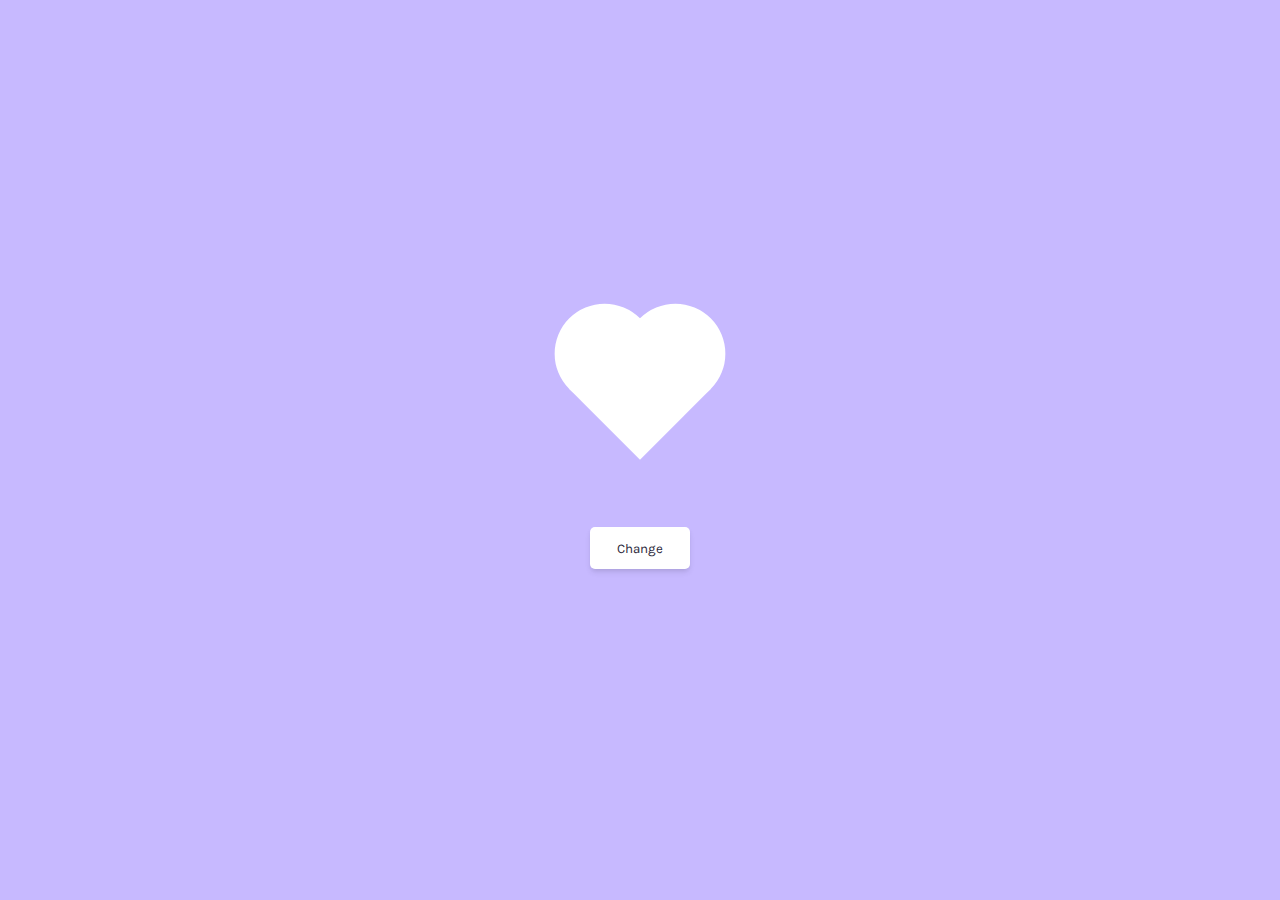
<file: API-color/index.html>
<!DOCTYPE html>
<html lang="en">
<head>
    <meta charset="UTF-8">
    <meta http-equiv="X-UA-Compatible" content="IE=edge">
    <meta name="viewport" content="width=device-width, initial-scale=1.0">
    <title>Valentine's Challenge Week 💘</title>
        <link rel="preconnect" href="https://fonts.googleapis.com">
        <link rel="preconnect" href="https://fonts.gstatic.com" crossorigin>
        <link href="https://fonts.googleapis.com/css2?family=Karla:wght@500;700&display=swap" rel="stylesheet">
        <link rel="stylesheet" href="style.css">
</head>
<body class="flex">
    <div id="heart" class="heart"></div>
    <button id="btn">Change</button>
    <script src="app.js"></script>
</body>
</html>
</file>
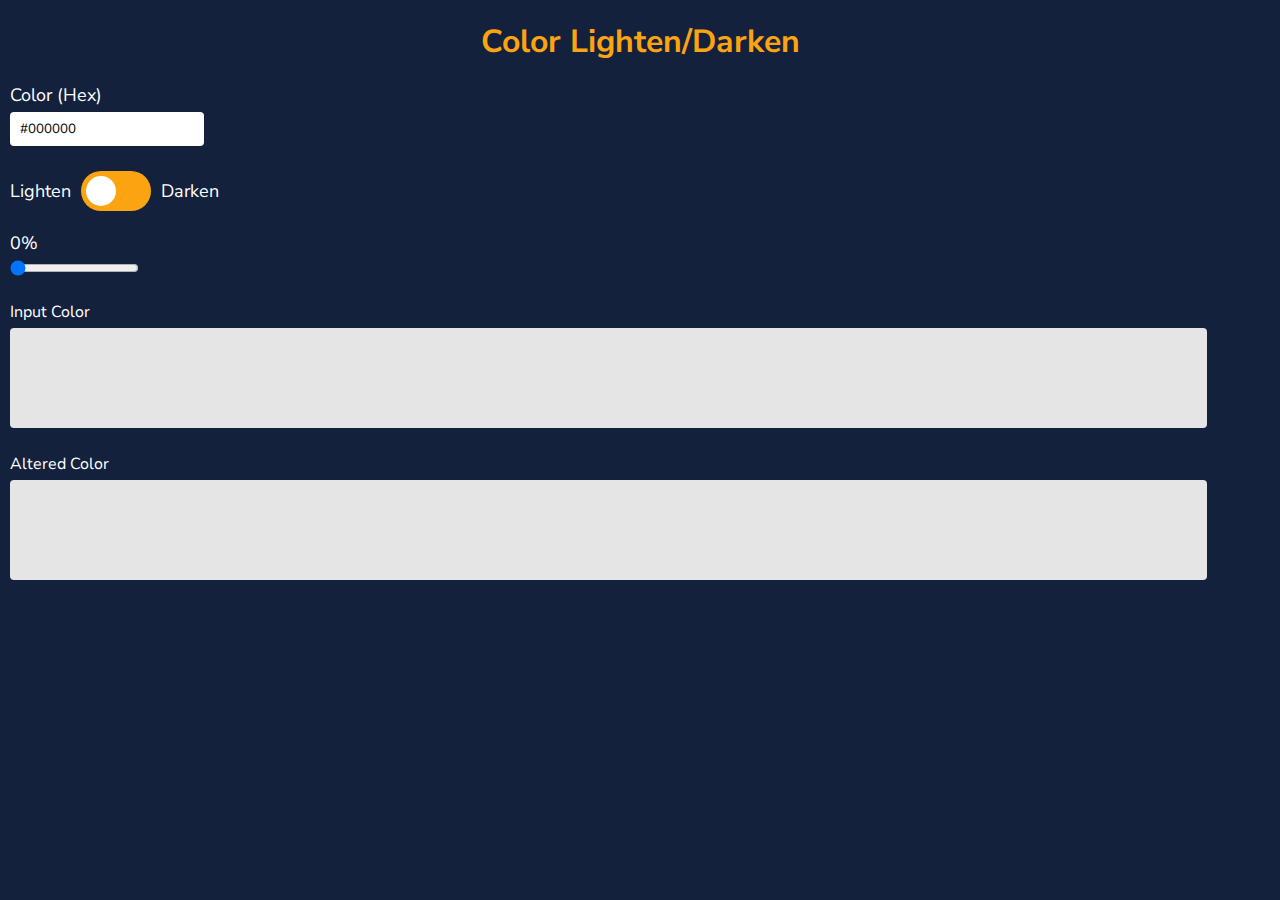
<file: color-tool-js/index.html>
<!DOCTYPE html>
<html lang="en">
<head>
    <meta charset="UTF-8">
    <meta http-equiv="X-UA-Compatible" content="IE=edge">
    <meta name="viewport" content="width=device-width, initial-scale=1.0">
    <link rel="stylesheet" href="style.css">
    <title>Color Tool</title>
</head>
<body>
    <div class="container">
        <h1 class="title">Color Lighten/Darken</h1>
        <label for="hex">Color (Hex)</label>
        <input type="text" name="hex" id="hexInput" placeholder="#000000" value="#000000">
        
        <div class="toggle">
            <p id="lightenText" class="toggle-text">Lighten</p>
            <div id="toggleBtn" class="toggle-btn">
                <div class="inner-circle"></div>
            </div>
            <p id="darkenText" class="toggle-text">Darken</p>
        </div>

        <label for="slider" id="sliderText">0%</label>
        <input type="range" min="0" max="100" value="0" class="slider" name="slider" id="slider" />
        <p>Input Color</p>
        <div id="inputColor" class="box"></div>
        <p id="alteredColorText">Altered Color</p>
        <div id="alteredColor" class="box"></div>
    </div>  

    <script src="app.js"></script>
</body>
</html>
</file>
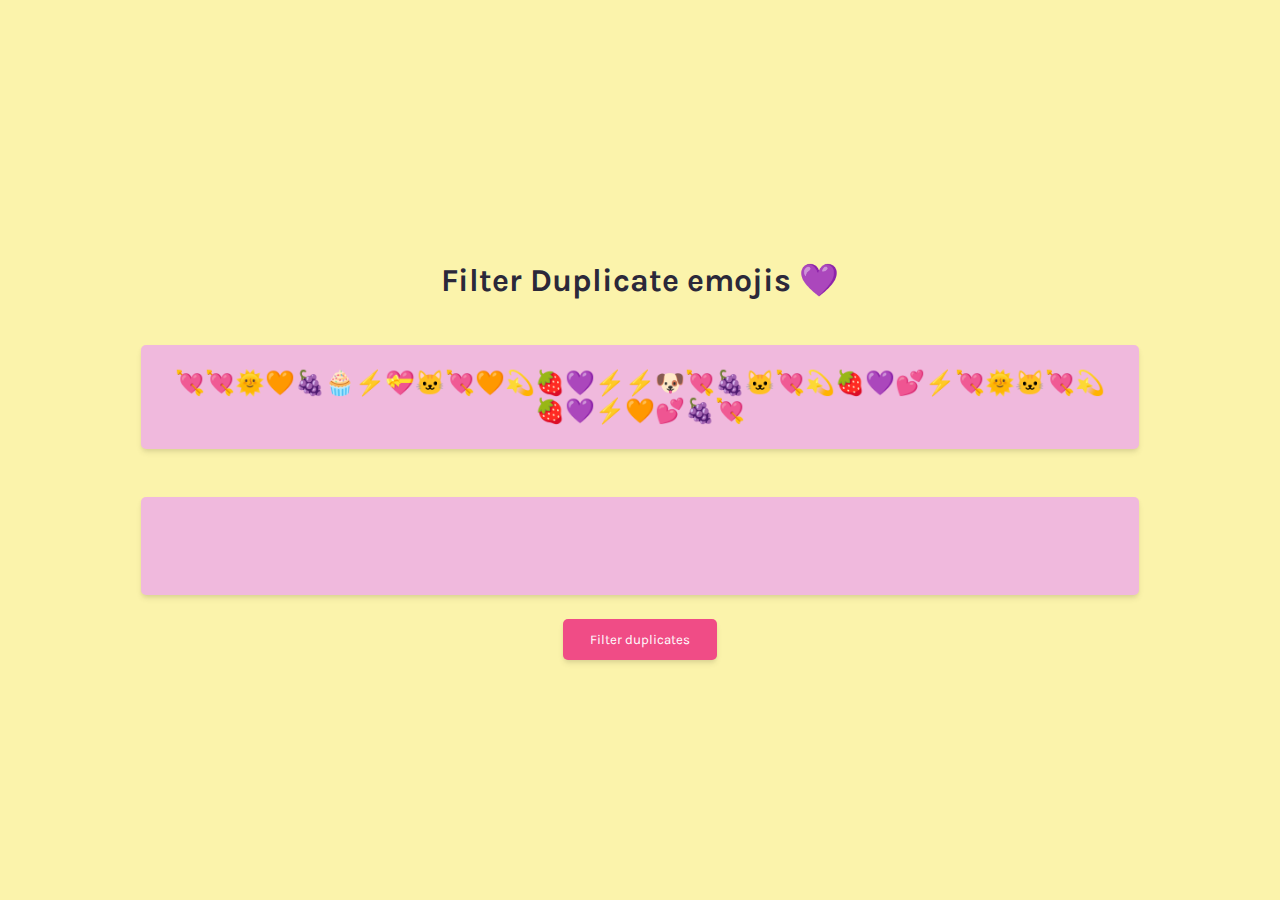
<file: filter-emojis/index.html>
<!DOCTYPE html>
<html lang="en">
<head>
    <meta charset="UTF-8">
    <meta http-equiv="X-UA-Compatible" content="IE=edge">
    <meta name="viewport" content="width=device-width, initial-scale=1.0">
    <title>Valentine's Challenge Week 💘</title>
    <link rel="preconnect" href="https://fonts.googleapis.com">
    <link rel="preconnect" href="https://fonts.gstatic.com" crossorigin>
    <link href="https://fonts.googleapis.com/css2?family=Karla:wght@500;700&display=swap" rel="stylesheet">
    <link rel="stylesheet" href="style.css">
</head>
<body class="flex">
    <div class="flex">
        <h1>Filter Duplicate emojis 💜</h1>
        <p class="all-emojis-p" id="all-emojis-p"></p>
        <p class="flex unique-emojis-p" id="unique-emojis-p"></p>
        <button id="btn" type="button">Filter duplicates</button>
    </div>
    <script src="app.js"></script>
</body>
</html>
</file>
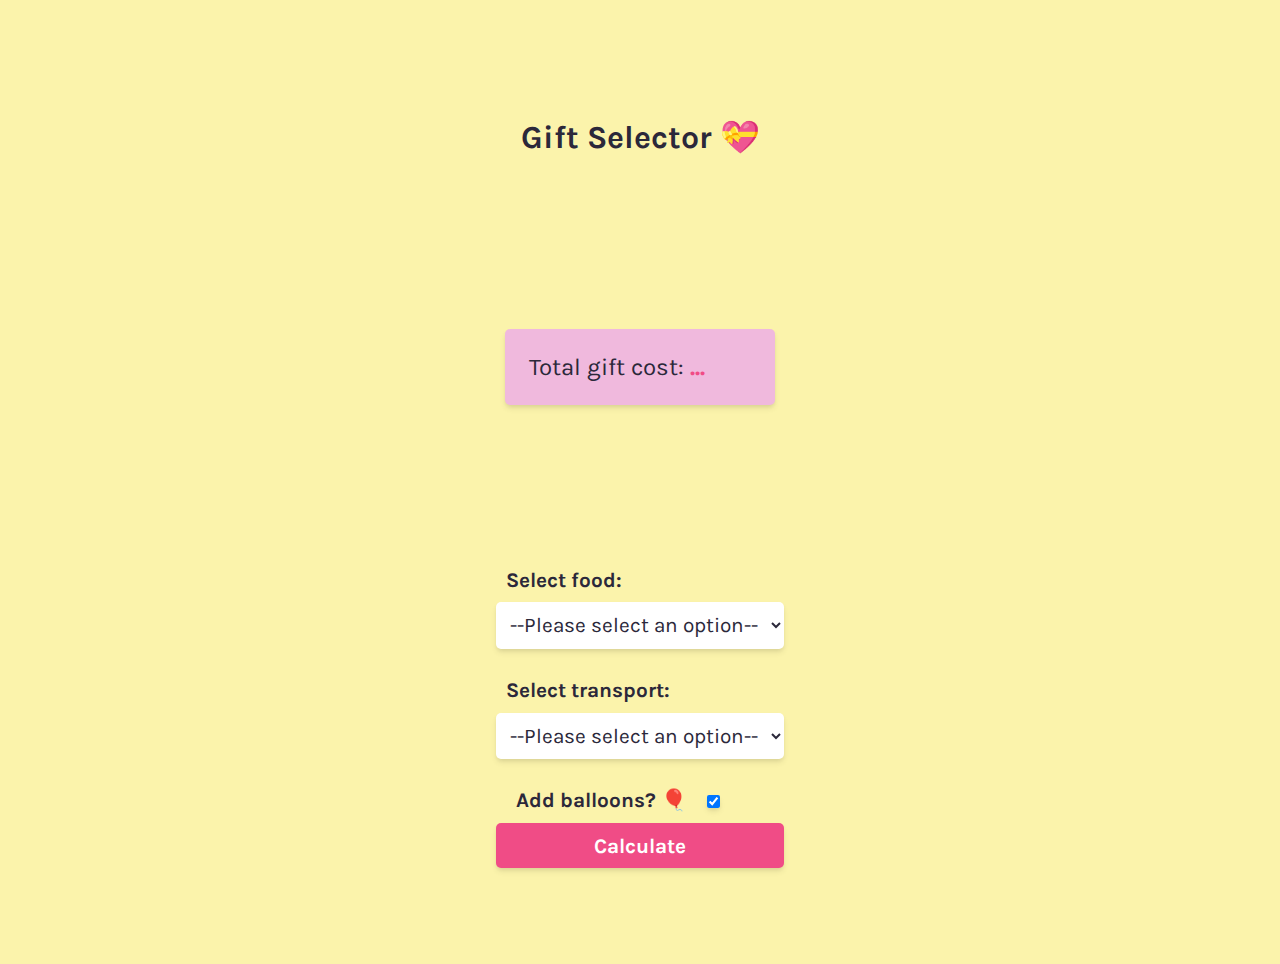
<file: gift-selector-challenge/index.html>
<!DOCTYPE html>
<html lang="en">
<head>
    <meta charset="UTF-8">
    <meta http-equiv="X-UA-Compatible" content="IE=edge">
    <meta name="viewport" content="width=device-width, initial-scale=1.0">
    <title>Valentine's Challenge Week 💘</title>
    <link rel="preconnect" href="https://fonts.googleapis.com">
    <link rel="preconnect" href="https://fonts.gstatic.com" crossorigin>
    <link href="https://fonts.googleapis.com/css2?family=Karla:wght@500;700&display=swap" rel="stylesheet">
    <link rel="stylesheet" href="style.css">
</head>
<body>
    <h1>Gift Selector 💝</h1>
    <p class="result" id="result">Total gift cost: <span id="cost-el">...</span></p>
    <form>
        <label for="food-select">Select food:</label>
        <select id="food-select">
            <option value="">--Please select an option--</option>
            <option value=5>🍓 strawberries - $5</option>
            <option value=10>🍫 chocolate - $10</option>
            <option value=20>🧁 cupcakes - $20</option>
        </select>
        <br>
        <label for="transport-select">Select transport:</label>
        <select id="transport-select">
            <option value="">--Please select an option--</option>
            <option value=5>🛼 rollerskates - $5</option>
            <option value=50>🚘 limo - $50</option>
            <option value=500>🚁 helicopter - $500</option>
        </select>
        <br>
        <div>
            <label for="balloon-checkbox">Add balloons? 🎈</label>            
            <input type="checkbox" id="balloon-checkbox" name="balloon-checkbox" checked>
        </div>
        
        <button id="btn" type="button">Calculate</button>
    </form>
    <script src="app.js"></script>
</body>
</html>
</file>
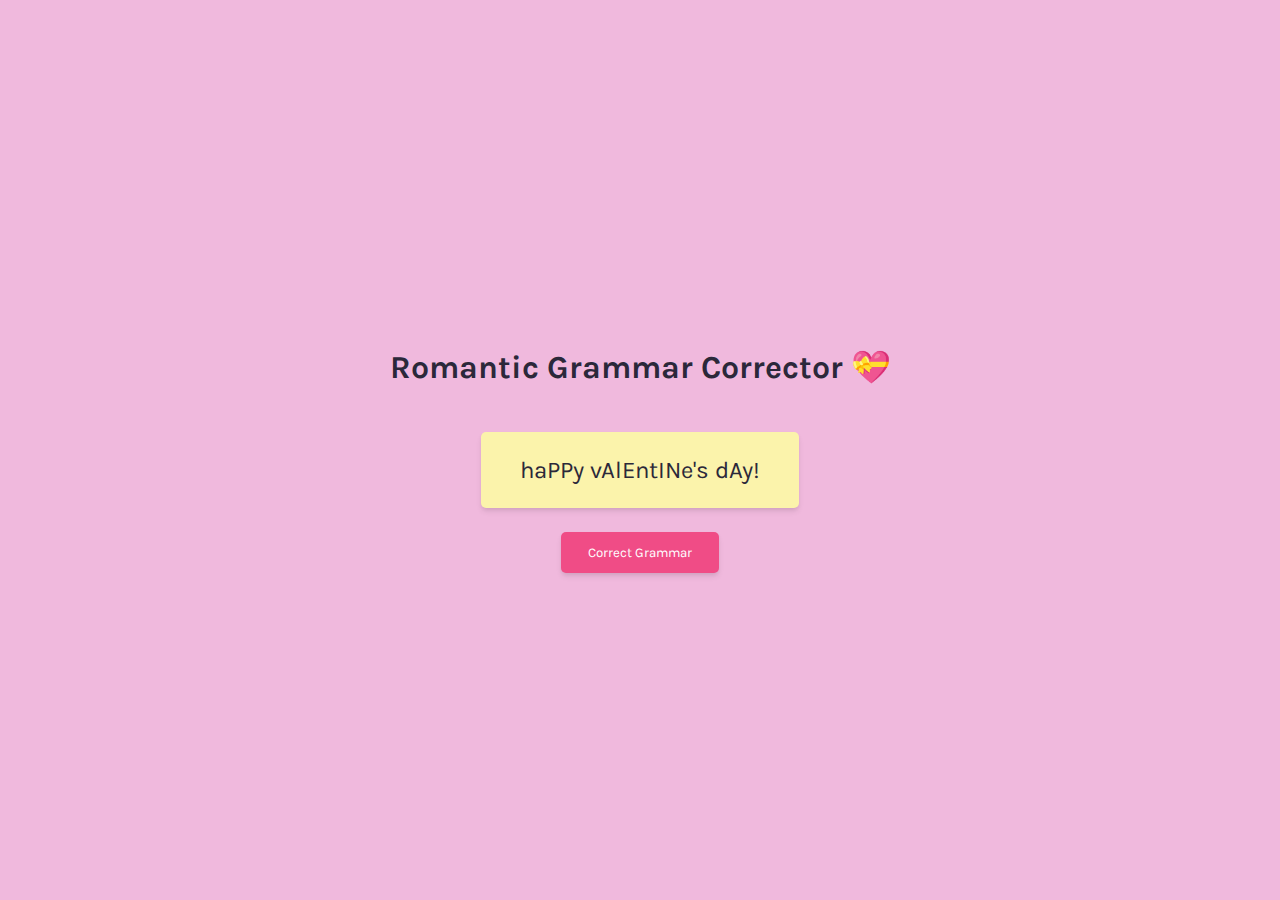
<file: grammar-corrector-challenge/index.html>
<!DOCTYPE html>
<html lang="en">
<head>
    <meta charset="UTF-8">
    <meta http-equiv="X-UA-Compatible" content="IE=edge">
    <meta name="viewport" content="width=device-width, initial-scale=1.0">
    <title>Valentine's Challenge Week 💘</title>
    <link rel="preconnect" href="https://fonts.googleapis.com">
    <link rel="preconnect" href="https://fonts.gstatic.com" crossorigin>
    <link href="https://fonts.googleapis.com/css2?family=Karla:wght@500;700&display=swap" rel="stylesheet">
    <link rel="stylesheet" href="style.css">
</head>
<body>
    <div class="container">
        <h1>Romantic Grammar Corrector 💝</h1>
        <p class="paragraph" id="paragraph">haPPy vAlEntINe's dAy!</p>
        <button id="btn" type="button">Correct Grammar</button>
    </div>
    <script src="app.js"></script>
</body>
</html>
</file>
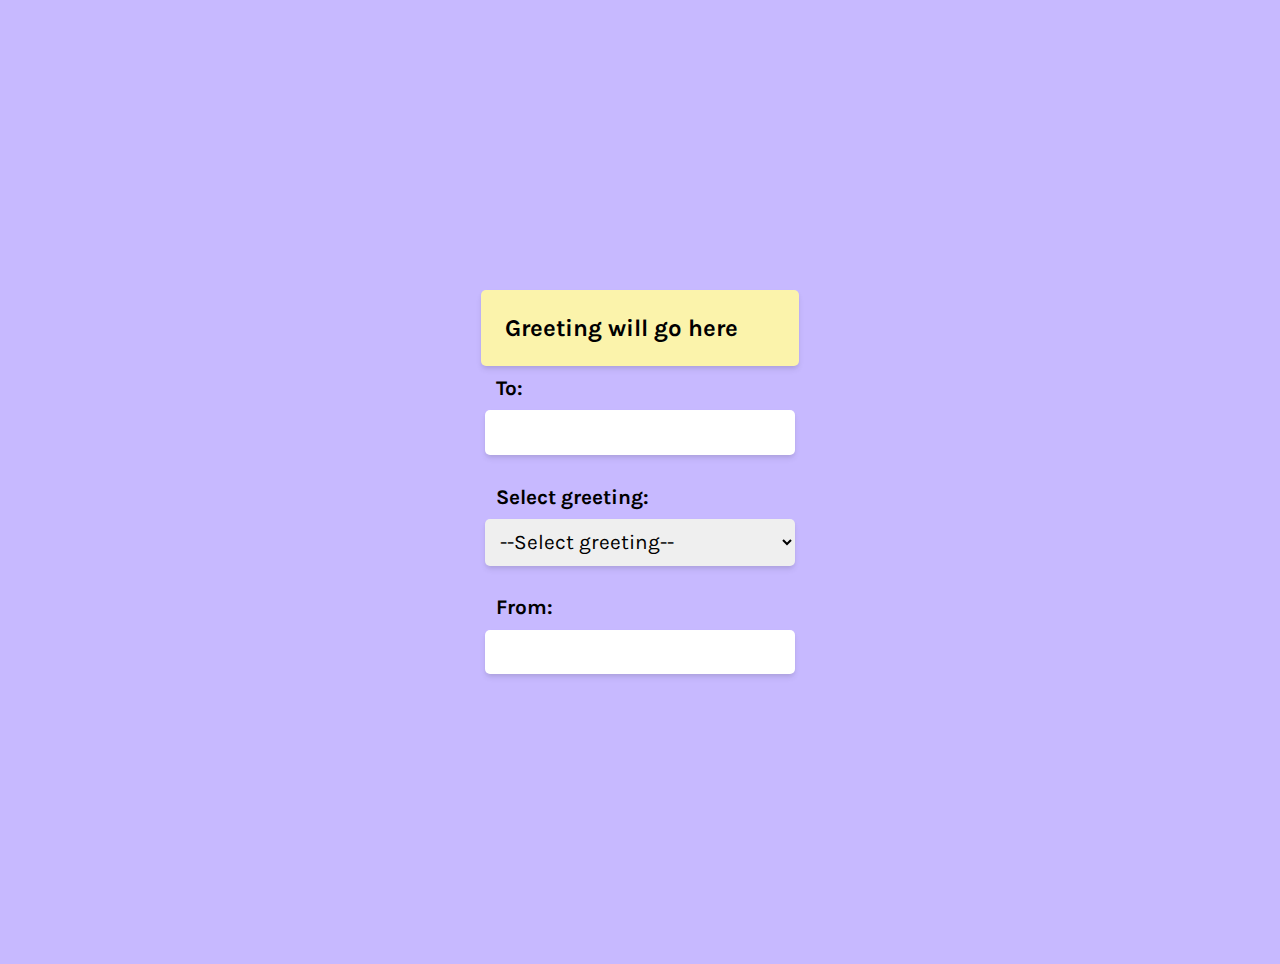
<file: greeting-challenge/index.html>
<!DOCTYPE html>
<html lang="en">
<head>
    <meta charset="UTF-8">
    <meta http-equiv="X-UA-Compatible" content="IE=edge">
    <meta name="viewport" content="width=device-width, initial-scale=1.0">
    <title>Valentine's Challenge Week 💘</title>
    <link rel="preconnect" href="https://fonts.googleapis.com">
    <link rel="preconnect" href="https://fonts.gstatic.com" crossorigin>
    <link href="https://fonts.googleapis.com/css2?family=Karla:wght@500;700&display=swap" rel="stylesheet">
    <link rel="stylesheet" href="style.css">
</head>
<body>
    <div class="card" id="card">
        <p id="greeting-display">Greeting will go here</p>
    </div>
    
    <form id="form">
        <label for="recipient-input">To:</label>
        <input type="text" id="recipient-input" name="recipient-input">
        <br>
        <label for="greeting-select">Select greeting:</label>
        <select id="greeting-select">
            <option value="">--Select greeting--</option>
            <option value="I choo choo choose you! 🚂">"I choo choo choose you! 🚂"</option>
            <option value="You are my sunshine! 🌞">"You are my sunshine! 🌞"</option>
            <option value="Happy Valentine's! 💘">"Happy Valentine's! 💘",</option>
        </select>
        <br>
        <label for="sender-input">From:</label>
        <input type="text" id="sender-input" name="sender-input">
    </form>
    <script src="app.js"></script>
</body>
</html>
</file>
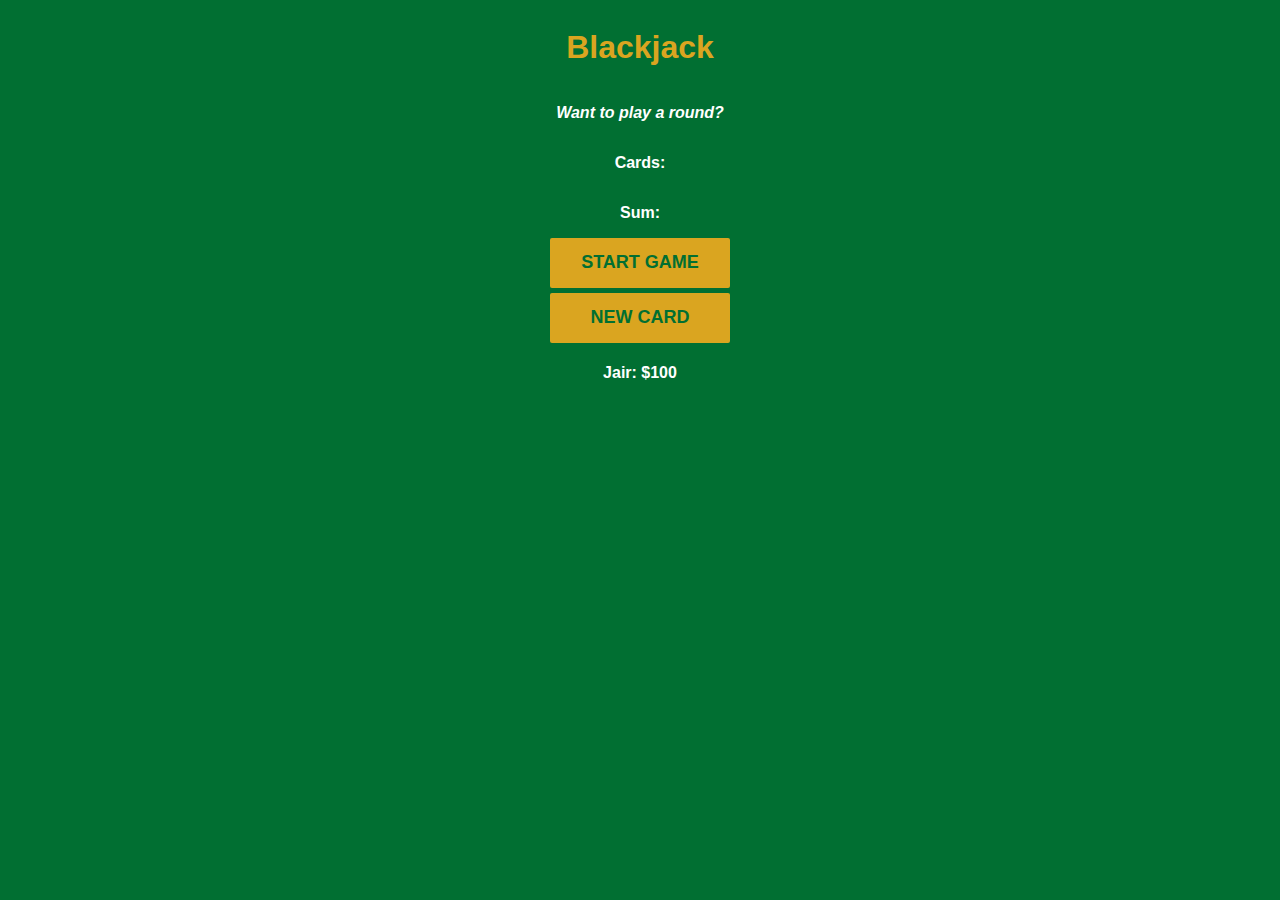
<file: basic-js/blackjack-game/index.html>
<!DOCTYPE html>
<html lang="en">
<head>
    <meta charset="UTF-8">
    <meta http-equiv="X-UA-Compatible" content="IE=edge">
    <meta name="viewport" content="width=device-width, initial-scale=1.0">
    <link rel="stylesheet" href="style.css">
    <title>Blackjack Game</title>
</head>
<body>
    <h1>Blackjack</h1>
    <p id="message-el">Want to play a round?</p>
    <p id="cards-el">Cards:</p>
    <p id="sum-el">Sum: </p>
    <button onclick="startGame()">START GAME</button>
    <button onclick="newCard()">NEW CARD</button>
    <p id="player-el"></p>
    <script src="app.js"></script>
</body>
</html>
</file>
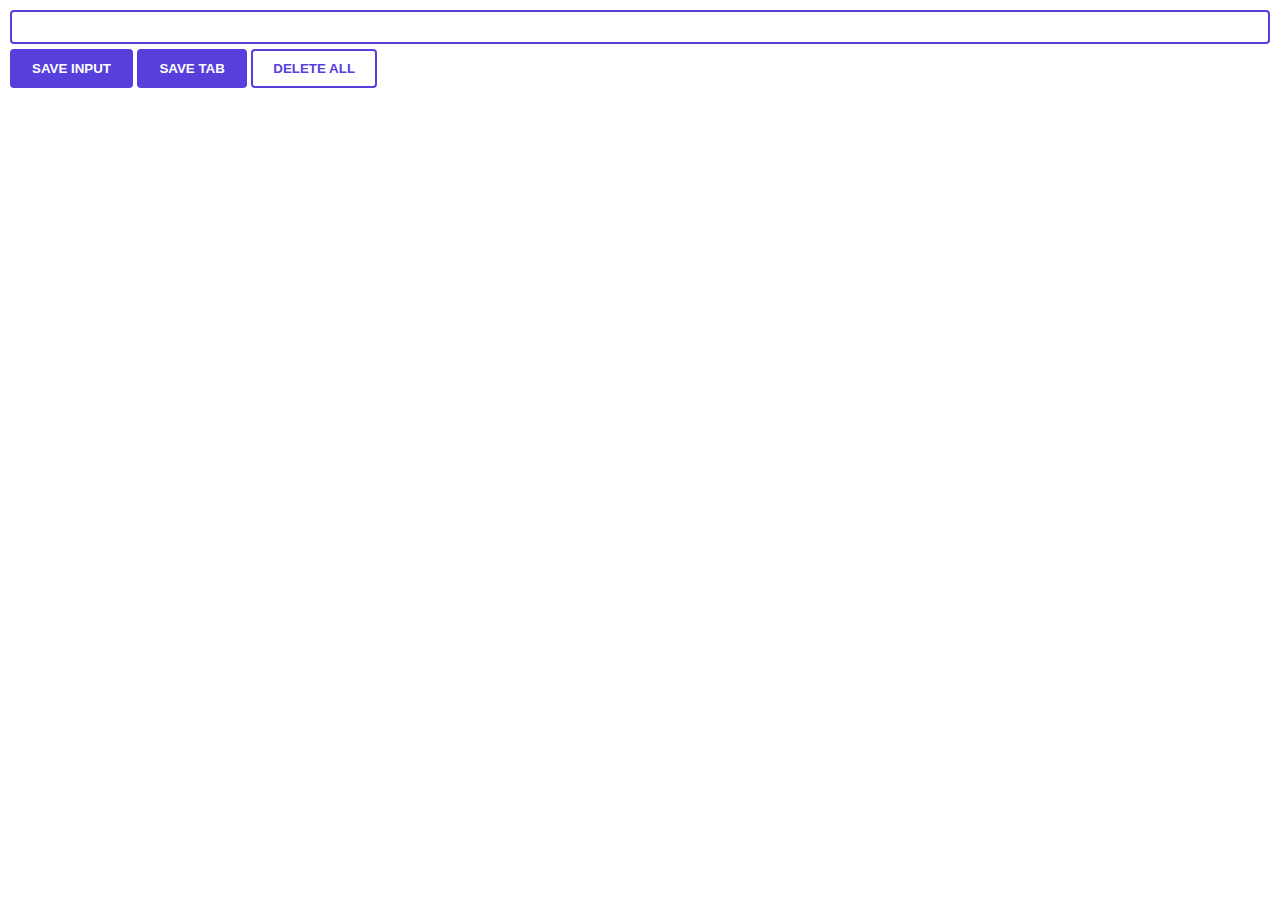
<file: basic-js/chrome-extension/index.html>
<!DOCTYPE html>
<html lang="en">
<head>
    <meta charset="UTF-8">
    <meta http-equiv="X-UA-Compatible" content="IE=edge">
    <meta name="viewport" content="width=device-width, initial-scale=1.0">
    <link rel="stylesheet" href="style.css">
    <title>Chrome extension</title>
</head>
<body>
    <input type="text" name="" id="input-el">
    <button id="input-btn">SAVE INPUT</button>
    <button id="tab-btn">SAVE TAB</button>
    <button id="delete-btn">DELETE ALL</button>
    <ul id="ul-el"></ul>
    <script src="app.js"></script>
</body>
</html>
</file>
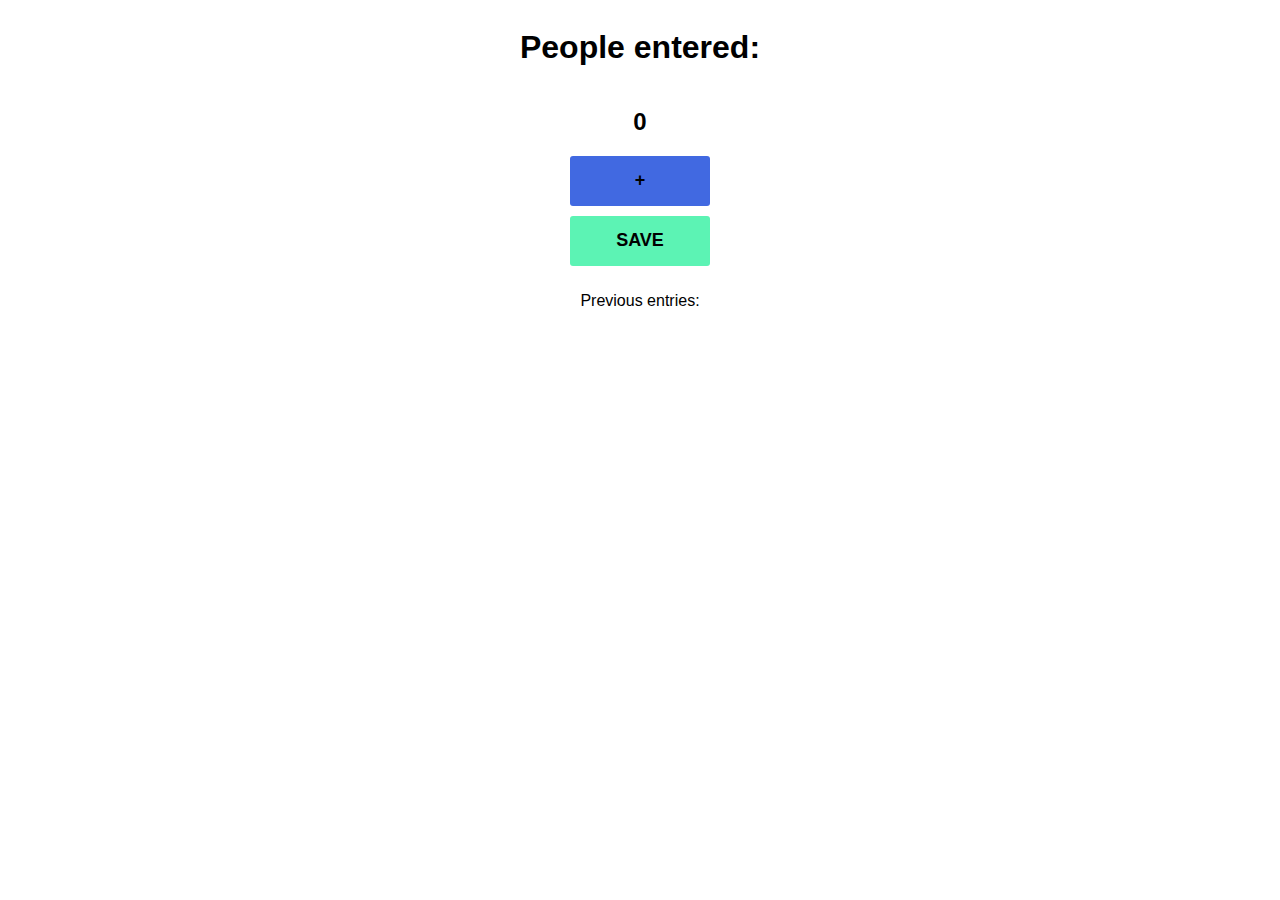
<file: basic-js/counter-app/index.html>
<!DOCTYPE html>
<html lang="en">
<head>
    <meta charset="UTF-8">
    <meta http-equiv="X-UA-Compatible" content="IE=edge">
    <meta name="viewport" content="width=device-width, initial-scale=1.0">
    <link rel="stylesheet" href="style.css">
    <title>Counter</title>
</head>
<body>
    <div class="container">
        <h1>People entered:</h1>
        <h2 id="count-el" class="counter">0</h2>
        <button id="increment-btn" onclick="increment()" class="btn plus">+</button>
        <button id="save-btn" onclick="save()" class="btn save">SAVE</button>
        <p id="save-el">Previous entries: </p>
    </div>
    
    <script src="app.js"></script>
</body>
</html>
</file>
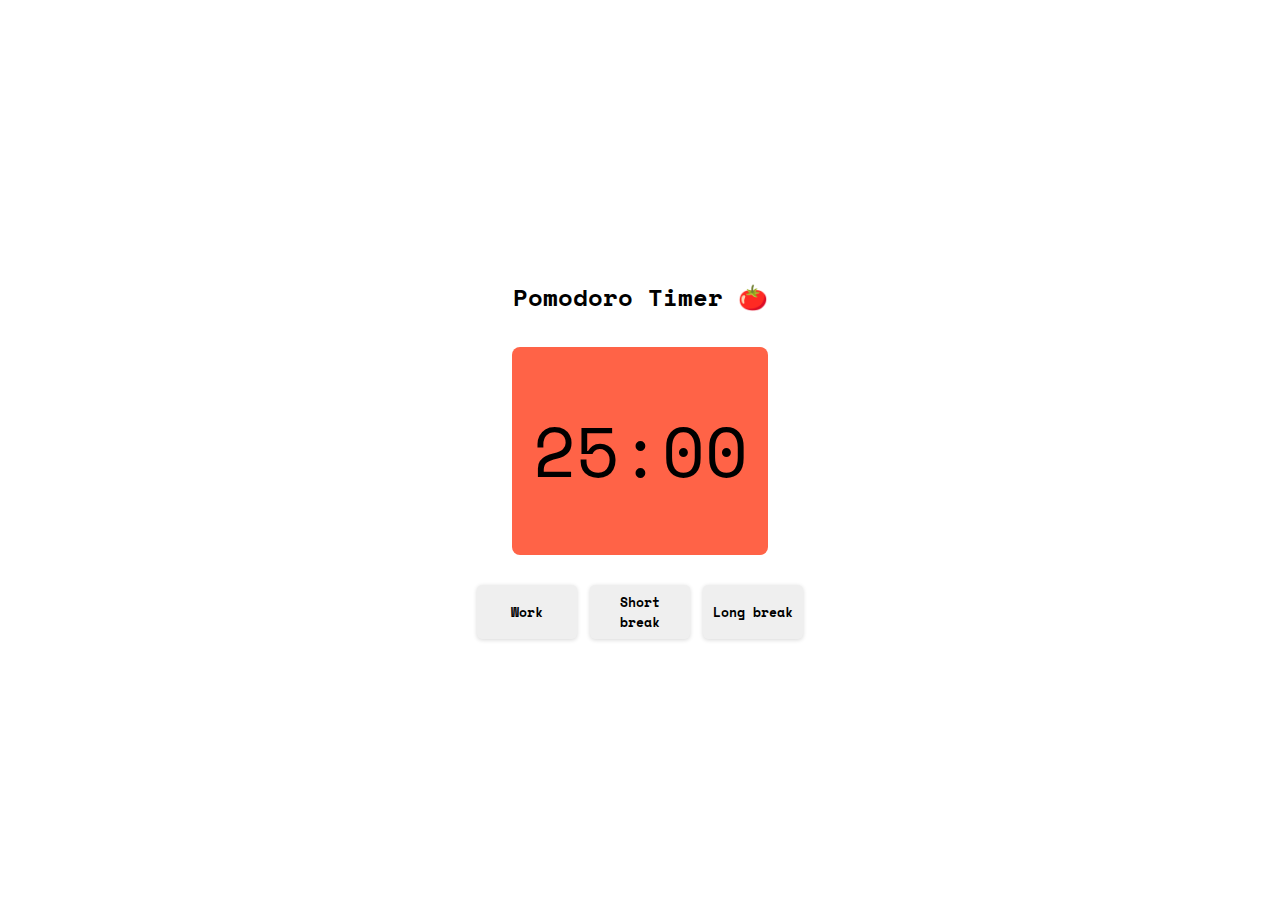
<file: challenges/pomodoro-app/index.html>
<!DOCTYPE html>
<html lang="en">
<head>
    <meta charset="UTF-8">
    <meta http-equiv="X-UA-Compatible" content="IE=edge">
    <meta name="viewport" content="width=device-width, initial-scale=1.0">
    <link rel="stylesheet" href="style.css">
    <title>Pomodoro App 🍅</title>
</head>
<body>
    <div class="container">
        <p class="title">Pomodoro Timer 🍅</p>
        <div class="timer">
            <p id="time-display">25:00</p>
        </div>
        <div class="button-container">
            <button id="work-btn">Work</button>
            <button id="short-break-btn">Short break</button>
            <button id="long-break-btn">Long break</button>
        </div>
    </div>
    <script src="app.js"></script>
</body>
</html>
</file>
<file: API-color/style.css>
:root {
  --yellow: #fbf3ab;
  --light-pink: #f0b9dd;
  --lavender: #c7b9ff;
  --deep-pink: #f04c86;
  --raisin: #2b283a;
  --white: #fff;
}

html,
body {
  margin: 0;
  padding: 0;
}

.flex {
  display: flex;
  flex-direction: column;
  align-items: center;
  justify-content: center;
}

.flex * {
  margin: 3em;
}

body {
  background-color: var(--lavender);
  height: 100vh;
  font-family: "Karla", sans-serif;
}

button {
  font-family: inherit;
  box-shadow: rgba(0, 0, 0, 0.1) 0px 4px 6px -1px,
    rgba(0, 0, 0, 0.06) 0px 2px 4px -1px;
  border-radius: 5px;
  border: none;
  padding: 1em 2em;
  color: var(--raisin);
  background: var(--white);
}

button:hover,
button:focus {
  transform: scale(1.02);
  cursor: pointer;
}

/* heart styles */
.heart {
  background-color: var(--white);
  display: inline-block;
  height: 100px;
  position: relative;
  top: 0;
  transform: rotate(-45deg);
  width: 100px;
}

.heart:before,
.heart:after {
  content: "";
  position: absolute;
  background-color: var(--white);
  border-radius: 50%;
  height: 100px;
  width: 100px;
}

.heart:before {
  top: -50px;
  left: 0;
}

.heart:after {
  left: 50px;
  top: 0;
}
</file>
<file: color-tool-js/style.css>
@import url("https://fonts.googleapis.com/css2?family=Nunito+Sans:wght@400;600;700&display=swap");

* {
  margin: 0;
  padding: 0;
}

body {
  font-family: "Nunito Sans", sans-serif;
  background-color: #14213d;
  color: #fff;
}

.container {
  padding: 0 10px;
}

.title {
  text-align: center;
  margin: 20px;
  color: #fca311;
}

label {
  display: block;
  font-size: 18px;
  margin-bottom: 5px;
}

input {
  margin-bottom: 25px;
}

input[type="text"] {
  padding: 8px 10px;
  border-radius: 4px;
  border: none;
  font-family: "Nunito Sans", sans-serif;
}

.box {
  height: 100px;
  width: 95%;
  background-color: #e5e5e5;
  margin: 5px 5px 25px 0px;
  border-radius: 4px;
}

.toggle {
  display: flex;
  align-items: center;
  margin-bottom: 20px;
}

.toggle-text {
  font-size: 18px;
}

.toggle-btn {
  height: 30px;
  width: 60px;
  background-color: #fca311;
  border-radius: 30px;
  padding: 5px;
  margin: 0 10px;
}

.toggle-btn:hover {
  cursor: pointer;
}

.inner-circle {
  width: 30px;
  height: 30px;
  border-radius: 50%;
  background-color: white;
  transition: all 250ms;
}

.toggle-btn.toggled > .inner-circle {
  transform: translateX(30px);
  background-color: #14213d;
}

.unselected {
  opacity: 0.5;
}
</file>
<file: filter-emojis/style.css>
:root {
  --yellow: #fbf3ab;
  --light-pink: #f0b9dd;
  --lavender: #c7b9ff;
  --deep-pink: #f04c86;
  --raisin: #2b283a;
  --white: #fff;
}

html,
body {
  margin: 0;
  padding: 0;
}

.flex {
  display: flex;
  flex-direction: column;
  align-items: center;
  justify-content: center;
}

body {
  height: 100vh;
  min-width: 500px;
  color: var(--raisin);
  background-color: var(--yellow);
  font-family: "Karla", sans-serif;
}

p {
  background: var(--light-pink);
  color: var(--raisin);
  min-height: 50px;
  width: 80%;
  padding: 1em;
  text-align: center;
  font-size: 1.5rem;
  box-shadow: rgba(0, 0, 0, 0.1) 0px 4px 6px -1px,
    rgba(0, 0, 0, 0.06) 0px 2px 4px -1px;
  border-radius: 5px;
}

button {
  font-family: inherit;
  box-shadow: rgba(0, 0, 0, 0.1) 0px 4px 6px -1px,
    rgba(0, 0, 0, 0.06) 0px 2px 4px -1px;
  border-radius: 5px;
  border: none;
  padding: 1em 2em;
  color: var(--white);
  background: var(--deep-pink);
}

button:hover,
button:focus {
  transform: scale(1.02);
  cursor: pointer;
}
</file>
<file: gift-selector-challenge/style.css>
:root {
  --yellow: #fbf3ab;
  --light-pink: #f0b9dd;
  --lavender: #c7b9ff;
  --deep-pink: #f04c86;
  --raisin: #2b283a;
  --white: #fff;
}

html,
body {
  margin: 0;
  padding: 0;
}

body {
  display: flex;
  flex-direction: column;
  justify-content: space-around;
  align-items: center;
  height: 100vh;
  color: var(--raisin);
  background-color: var(--yellow);
  padding: 2em;
  font-family: "Karla", sans-serif;
}

form {
  display: flex;
  flex-direction: column;
  justify-content: space-around;
}

form * {
  padding: 0.5em;
  font-size: 1.3rem;
  font-family: inherit;
}

form label,
form button {
  font-weight: 700;
}

form *:not(label):not(div),
.result {
  box-sizing: border-box;
  box-shadow: rgba(0, 0, 0, 0.1) 0px 4px 6px -1px,
    rgba(0, 0, 0, 0.06) 0px 2px 4px -1px;
  border-radius: 5px;
  border: none;
}

select {
  background: var(--white);
  color: var(--raisin);
}

.result {
  background: var(--light-pink);
  color: var(--raisin);
  min-width: 270px;
  max-width: 5ch;
  overflow-y: none;
  overflow-x: hidden;
  padding: 1em;
  font-size: 1.5rem;
}

.result span {
  color: var(--deep-pink);
  font-weight: 700;
}

button {
  color: var(--white);
  background: var(--deep-pink);
}

button:hover,
button:focus {
  transform: scale(1.02);
  cursor: pointer;
}
</file>
<file: grammar-corrector-challenge/style.css>
:root {
  --yellow: #fbf3ab;
  --light-pink: #f0b9dd;
  --lavender: #c7b9ff;
  --deep-pink: #f04c86;
  --raisin: #2b283a;
  --white: #fff;
}

html,
body {
  margin: 0;
  padding: 0;
}

body {
  display: flex;
  height: 100vh;
  flex-direction: column;
  justify-content: center;
  align-items: center;
  min-width: 500px;
  color: var(--raisin);
  background-color: var(--light-pink);
  font-family: "Karla", sans-serif;
}

.container {
  display: flex;
  flex-direction: column;
  align-items: center;
  justify-content: center;
}

.paragraph {
  background: var(--yellow);
  color: var(--raisin);
  min-width: 270px;
  padding: 1em;
  text-align: center;
  font-size: 1.5rem;
  box-shadow: rgba(0, 0, 0, 0.1) 0px 4px 6px -1px,
    rgba(0, 0, 0, 0.06) 0px 2px 4px -1px;
  border-radius: 5px;
}

button {
  font-family: inherit;
  box-shadow: rgba(0, 0, 0, 0.1) 0px 4px 6px -1px,
    rgba(0, 0, 0, 0.06) 0px 2px 4px -1px;
  border-radius: 5px;
  border: none;
  padding: 1em 2em;
  color: var(--white);
  background: var(--deep-pink);
}

button:hover,
button:focus {
  transform: scale(1.02);
  cursor: pointer;
}
</file>
<file: greeting-challenge/style.css>
:root {
  --yellow: #fbf3ab;
  --light-pink: #f0b9dd;
  --lavender: #c7b9ff;
  --deep-pink: #f04c86;
  --raisin: #2b283a;
  --white: #fff;
}

*,
html,
body {
  margin: 0;
  padding: 0;
}

body {
  background: var(--lavender);
  height: 100vh;
  display: flex;
  flex-direction: column;
  justify-content: center;
  align-items: center;
  padding: 2em;
  font-family: "Karla", sans-serif;
}

.card {
  min-width: 270px;
  border-radius: 5px;
  background: var(--yellow);
  font-size: 24px;
  padding: 1em;
  position: relative;
  box-shadow: rgba(0, 0, 0, 0.1) 0px 4px 6px -1px,
    rgba(0, 0, 0, 0.06) 0px 2px 4px -1px;
}

.card p {
  font-weight: 700;
}

form {
  display: flex;
  flex-direction: column;
  justify-content: space-around;
}

form * {
  padding: 0.5em;
  font-size: 1.3rem;
  font-family: inherit;
}

form label {
  font-weight: 700;
}

form *:not(label) {
  box-sizing: border-box;
  box-shadow: rgba(0, 0, 0, 0.1) 0px 4px 6px -1px,
    rgba(0, 0, 0, 0.06) 0px 2px 4px -1px;
  border-radius: 5px;
  border: none;
}
</file>
<file: basic-js/blackjack-game/style.css>
* {
  font-family: "Trebuchet MS", "Lucida Sans Unicode", "Lucida Grande",
    "Lucida Sans", Arial, sans-serif;
}

body {
  background-color: #016f32;
  color: white;
  display: flex;
  align-items: center;
  justify-content: center;
  flex-direction: column;
  font-weight: bold;
}

h1 {
  color: goldenrod;
}

#message-el {
  font-style: italic;
}

button {
  color: #016f32;
  font-size: 18px;
  font-family: Arial;
  font-weight: bold;
  width: 180px;
  height: 50px;
  background-color: goldenrod;
  border: none;
  border-radius: 2px;
  margin-bottom: 5px;
}

button:hover {
  cursor: pointer;
  background-color: rgb(207, 158, 34);
}
</file>
<file: basic-js/chrome-extension/style.css>
body {
  margin: 0;
  padding: 10px;
  font-family: Arial, Helvetica, sans-serif;
  min-width: 400px;
}

input {
  width: 100%;
  height: 34px;
  padding: 10px;
  border: 2px solid #563fdb;
  margin-bottom: 5px;
  box-sizing: border-box;
  font-weight: bold;
  border-radius: 4px;
}

button {
  background-color: #563fdb;
  color: #fff;
  border: 2px solid #563fdb;
  border-radius: 4px;
  padding: 10px 20px;
  font-weight: bold;
}

button:hover {
  cursor: pointer;
  background-color: #5441c0;
}

#delete-btn {
  background-color: #fff;
  color: #563fdb;
}

ul {
  margin-top: 20px;
  list-style: none;
  padding-left: 0;
}

li {
  margin-top: 5px;
}

li a {
  color: #7a7a7a;
}
</file>
<file: basic-js/counter-app/style.css>
* {
  font-family: "arial";
}

.container {
  display: flex;
  align-items: center;
  justify-content: center;
  flex-direction: column;
}

.btn {
  margin-bottom: 10px;
  width: 140px;
  height: 50px;
  font-size: 18px;
  font-weight: bold;
  border-radius: 3px;
  border: none;
}

.btn:hover {
  cursor: pointer;
}

.plus {
  background-color: royalblue;
}

.save {
  background-color: #5cf3b4;
}
</file>
<file: challenges/pomodoro-app/style.css>
@import url("https://fonts.googleapis.com/css2?family=Space+Mono:wght@400;700&display=swap");

html,
body {
  margin: 0;
  padding: 0;
  font-family: "Space Mono", monospace;
}

.container,
.button-container,
.timer {
  display: flex;
  justify-content: center;
}

.container {
  background-color: white;
  flex-direction: column;
  align-items: center;
  height: 100vh;
}

.title {
  margin-bottom: 1em;
  font-size: 24px;
  font-weight: 700;
}

.timer,
button {
  margin: 0.5em;
  border-radius: 5px;
}

.timer {
  height: 11em;
  width: 12em;
  background-color: tomato;
  align-items: center;
  padding: 1em 2em;
  margin-bottom: 1.5em;
  border-radius: 8px;
}

.timer p {
  font-size: 70px;
}

button {
  width: 100px;
  border: none;
  border-radius: 5px;
  padding: 0.5em 0.5em;
  box-shadow: rgba(0, 0, 0, 0.16) 0px 1px 4px;
  font-family: "Space Mono", monospace;
  font-weight: 700;
}

button:hover {
  cursor: pointer;
  background: lightgray;
}

@media only screen and (max-width: 375px) {
  .button-container {
    flex-direction: column;
  }

  button {
    width: 254px;
    padding: 1em 0.5em;
    font-size: 16px;
  }
}
</file>
